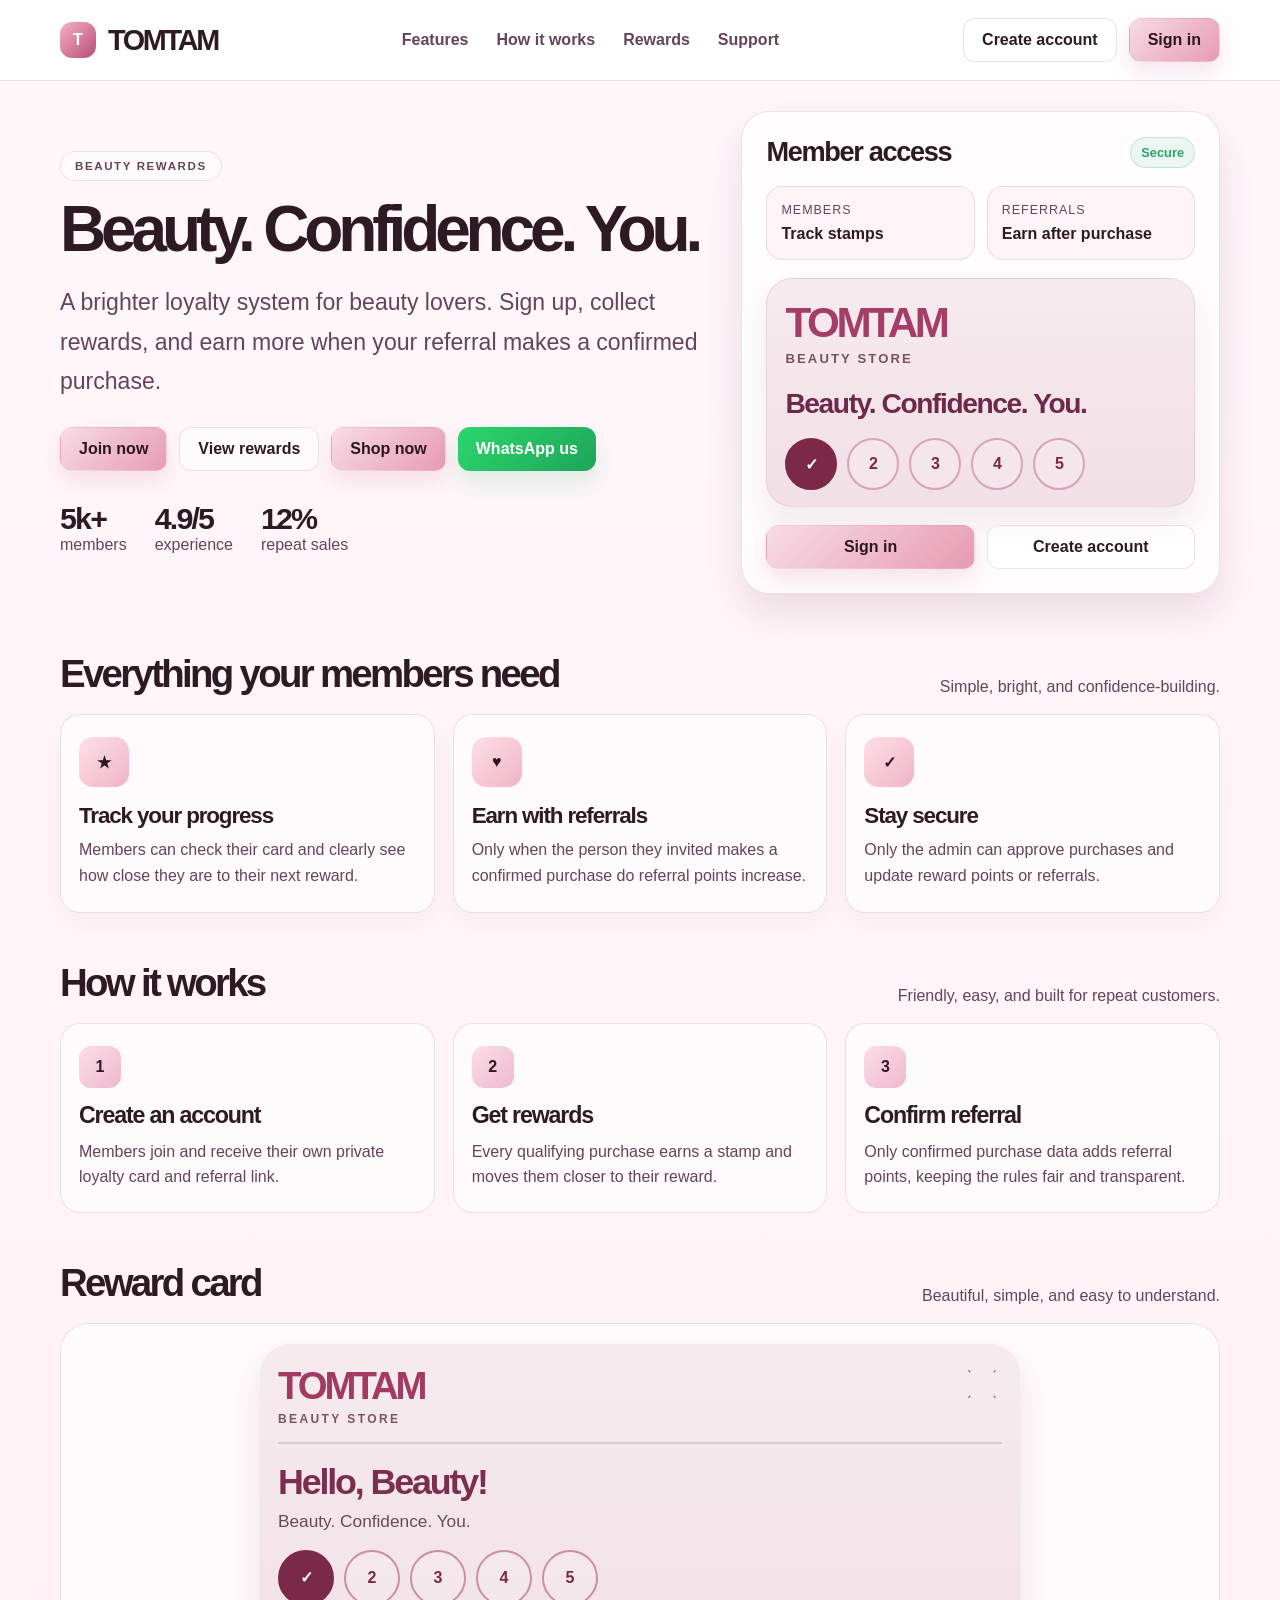
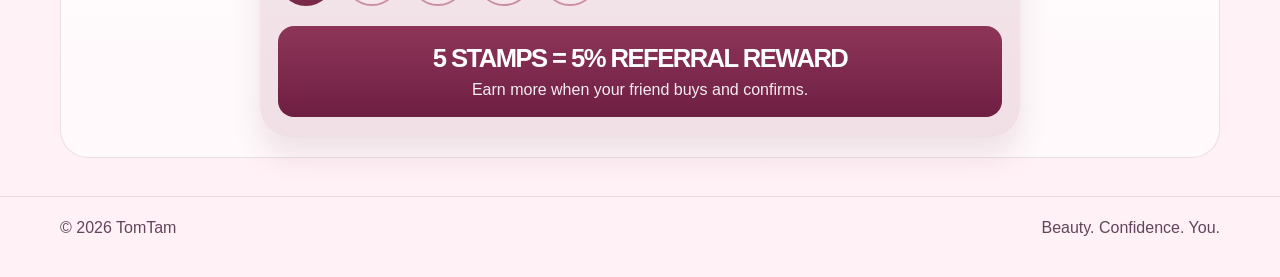
<file: index.html>
<!DOCTYPE html>
<html lang="en">
  <head>
    <meta charset="UTF-8" />
    <meta name="viewport" content="width=device-width, initial-scale=1.0" />
    <title>TomTam Rewards</title>
    <link rel="stylesheet" href="styles.css" />
  </head>
  <body class="page-home" data-page="home">
    <header class="topbar">
      <div class="container nav">
        <div class="brand">
          <div class="brand-mark">T</div>
          <div class="brand-name">TOMTAM</div>
        </div>

        <nav class="nav-links">
          <a href="#features">Features</a>
          <a href="#how-it-works">How it works</a>
          <a href="#rewards">Rewards</a>
          <a href="#support">Support</a>
        </nav>

        <div class="nav-actions">
          <a class="btn secondary" href="signup.html">Create account</a>
          <a class="btn primary" href="signin.html">Sign in</a>
        </div>
      </div>
    </header>

    <main class="container">
      <section class="hero section-space">
        <div class="hero-grid">
          <div>
            <div class="eyebrow">Beauty rewards</div>
            <h1>Beauty. Confidence. You.</h1>
            <p class="lead">
              A brighter loyalty system for beauty lovers. Sign up, collect rewards, and earn more when your referral makes a confirmed purchase.
            </p>

            <div id="homeUserBadge" style="display:none; margin: 12px 0 0; padding: 10px 14px; border: 1px solid rgba(122, 33, 69, 0.15); background: rgba(255,255,255,0.7); border-radius: 12px; color: #7a2145; font-weight: 700; width: fit-content;">
              Welcome back, <span id="homeUserName">member</span>
            </div>

            <div class="hero-actions">
              <a class="btn primary" href="signup.html">Join now</a>
              <a class="btn secondary" href="#rewards">View rewards</a>
              <a class="btn primary" href="https://tomtambeautystore.netlify.app" target="_blank" rel="noopener">Shop now</a>
              <a class="whatsapp-btn" href="https://wa.me/2349052649316?text=Hi%20TomTam%20Beauty%20Store%2C%20I%20want%20more%20information." target="_blank" rel="noopener">WhatsApp us</a>
            </div>

            <div class="stats">
              <div class="stat"><strong>5k+</strong><span>members</span></div>
              <div class="stat"><strong>4.9/5</strong><span>experience</span></div>
              <div class="stat"><strong>12%</strong><span>repeat sales</span></div>
            </div>
          </div>

          <div class="auth-card">
            <div class="auth-header">
              <h3>Member access</h3>
              <span class="badge">Secure</span>
            </div>

            <div class="mini-panel">
              <div class="mini-box">
                <span class="mini-label">Members</span>
                <strong>Track stamps</strong>
              </div>
              <div class="mini-box">
                <span class="mini-label">Referrals</span>
                <strong>Earn after purchase</strong>
              </div>
            </div>

            <div class="card-preview-home">
              <div class="preview-brand">TOMTAM</div>
              <div class="preview-tag">Beauty Store</div>
              <div class="preview-message">Beauty. Confidence. You.</div>
              <div class="stamp-strip">
                <span class="filled">✓</span>
                <span>2</span>
                <span>3</span>
                <span>4</span>
                <span>5</span>
              </div>
            </div>

            <div class="auth-links">
              <a href="signin.html" class="btn primary full">Sign in</a>
              <a href="signup.html" class="btn secondary full">Create account</a>
            </div>
          </div>
        </div>
      </section>

      <section class="section" id="features">
        <div class="section-header">
          <h2>Everything your members need</h2>
          <p>Simple, bright, and confidence-building.</p>
        </div>

        <div class="feature-grid">
          <article class="feature-card">
            <div class="feature-icon">★</div>
            <h3>Track your progress</h3>
            <p>Members can check their card and clearly see how close they are to their next reward.</p>
          </article>

          <article class="feature-card">
            <div class="feature-icon">♥</div>
            <h3>Earn with referrals</h3>
            <p>Only when the person they invited makes a confirmed purchase do referral points increase.</p>
          </article>

          <article class="feature-card">
            <div class="feature-icon">✓</div>
            <h3>Stay secure</h3>
            <p>Only the admin can approve purchases and update reward points or referrals.</p>
          </article>
        </div>
      </section>

      <section class="section" id="how-it-works">
        <div class="section-header">
          <h2>How it works</h2>
          <p>Friendly, easy, and built for repeat customers.</p>
        </div>

        <div class="steps-grid">
          <div class="step-card">
            <div class="step-number">1</div>
            <h3>Create an account</h3>
            <p>Members join and receive their own private loyalty card and referral link.</p>
          </div>

          <div class="step-card">
            <div class="step-number">2</div>
            <h3>Get rewards</h3>
            <p>Every qualifying purchase earns a stamp and moves them closer to their reward.</p>
          </div>

          <div class="step-card">
            <div class="step-number">3</div>
            <h3>Confirm referral</h3>
            <p>Only confirmed purchase data adds referral points, keeping the rules fair and transparent.</p>
          </div>
        </div>
      </section>

      <section class="section" id="rewards">
        <div class="section-header">
          <h2>Reward card</h2>
          <p>Beautiful, simple, and easy to understand.</p>
        </div>

        <div class="dashboard-callout">
          <div class="credit-card-mini">
            <div class="mini-top-row">
              <div>
                <div class="mini-logo">TOMTAM</div>
                <div class="mini-sub">Beauty Store</div>
              </div>
              <div class="mini-spark"></div>
            </div>

            <div class="mini-greeting">Hello, Beauty!</div>
            <div class="mini-subtext">Beauty. Confidence. You.</div>

            <div class="mini-stamps">
              <span class="filled">✓</span>
              <span>2</span>
              <span>3</span>
              <span>4</span>
              <span>5</span>
            </div>

            <div class="mini-banner">
              <strong>5 STAMPS = 5% REFERRAL REWARD</strong>
              <span>Earn more when your friend buys and confirms.</span>
            </div>
          </div>
        </div>
      </section>
    </main>

    <footer class="footer">
      <div class="container footer-row">
        <span>© 2026 TomTam</span>
        <span>Beauty. Confidence. You.</span>
      </div>
    </footer>
  </body>
</html>
</file>
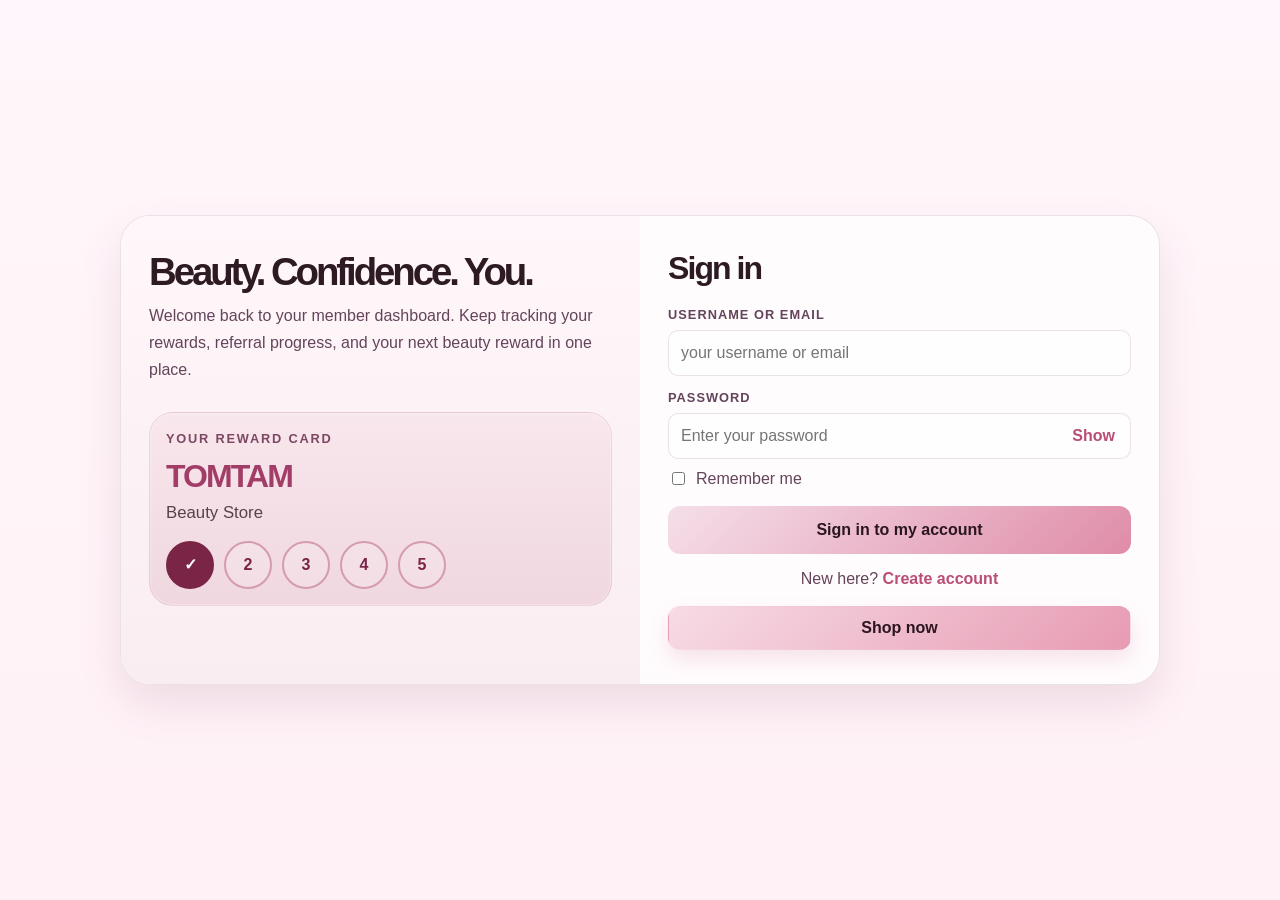
<file: dashboard.html>
<!DOCTYPE html>
<html lang="en">
  <head>
    <meta charset="UTF-8" />
    <meta name="viewport" content="width=device-width, initial-scale=1.0" />
    <title>Dashboard | TomTam Rewards</title>
    <link rel="stylesheet" href="styles.css" />
  </head>
  <body data-page="dashboard">
    <header class="topbar">
      <div class="container nav">
        <div class="brand">
          <div class="brand-mark">T</div>
          <div class="brand-name">TOMTAM</div>
        </div>

        <nav class="nav-links">
          <a href="index.html">Home</a>
          <a href="#dashboard">My rewards</a>
          <a href="#referrals">Referrals</a>
          <a href="#support">Support</a>
        </nav>

        <div class="nav-actions">
          <a class="btn secondary" href="index.html">Log out</a>
        </div>
      </div>
    </header>

    <main class="container dashboard-page">
      <div class="user-header">
        <h1 id="welcomeMessage">Welcome back</h1>
        <span class="mini-pill">Member active</span>
      </div>

      <div class="dashboard-grid">
        <div class="profile-card">
          <div class="profile-top">
            <div>
              <div class="profile-name">TOMTAM</div>
              <div class="profile-sub">Beauty Store</div>
            </div>
            <div class="profile-spark"></div>
          </div>

          <div class="profile-message">Hello, Beauty! <span class="heart">♥</span></div>
          <div class="profile-message" style="margin-top: 8px; font-size: 1.2rem; font-weight: 700; color: rgba(90, 38, 53, 0.85);">Beauty. Confidence. You.</div>

          <div class="profile-stamps">
            <span class="filled">✓</span>
            <span>2</span>
            <span>3</span>
            <span>4</span>
            <span>5</span>
          </div>

          <div class="reward-banner">
            <strong>5 STAMPS = 5% REFERRAL REWARD</strong>
            <span>Your referral reward is issued only after a confirmed purchase.</span>
          </div>
        </div>

        <div class="ref-card" id="referrals">
          <h3>Referral tracker</h3>

          <div class="ref-link-row">
            <input id="referralLink" type="text" value="https://tomtambeautystore.netlify.app/?ref=yourcode" readonly />
            <button class="copy-btn" id="copyButton" type="button">Copy</button>
          </div>

          <div class="ref-code-block">
            Referral code: <strong id="referralCodeValue">TT-USER-0000</strong>
          </div>

          <a class="mini-btn green" href="https://tomtambeautystore.netlify.app" target="_blank" rel="noopener" style="display:inline-block; margin-bottom:16px; text-decoration:none;">Shop to activate referral</a>

          <div class="invite-list" id="inviteList"></div>
        </div>
      </div>

      <div class="summary-card" style="margin-top: 22px;">
        <h3>Overview</h3>
        <div class="summary-grid">
          <div class="summary-box">
            <strong id="stampSummary">1</strong>
            <span>stamps</span>
          </div>
          <div class="summary-box">
            <strong id="refSummary">0</strong>
            <span>confirmed referrals</span>
          </div>
          <div class="summary-box">
            <strong id="statusSummary">Open</strong>
            <span>reward status</span>
          </div>
        </div>
      </div>
    </main>

    <footer class="footer">
      <div class="container footer-row">
        <span>© 2026 TomTam</span>
        <span>Beauty. Confidence. You.</span>
      </div>
      <div class="container" style="margin-top:12px;">
        <a class="whatsapp-btn" href="https://wa.me/2349052649316?text=Hi%20TomTam%20Beauty%20Store%2C%20I%20want%20more%20information." target="_blank" rel="noopener">WhatsApp us</a>
      </div>
    </footer>

    <script src="script.js"></script>
  </body>
</html>
</file>
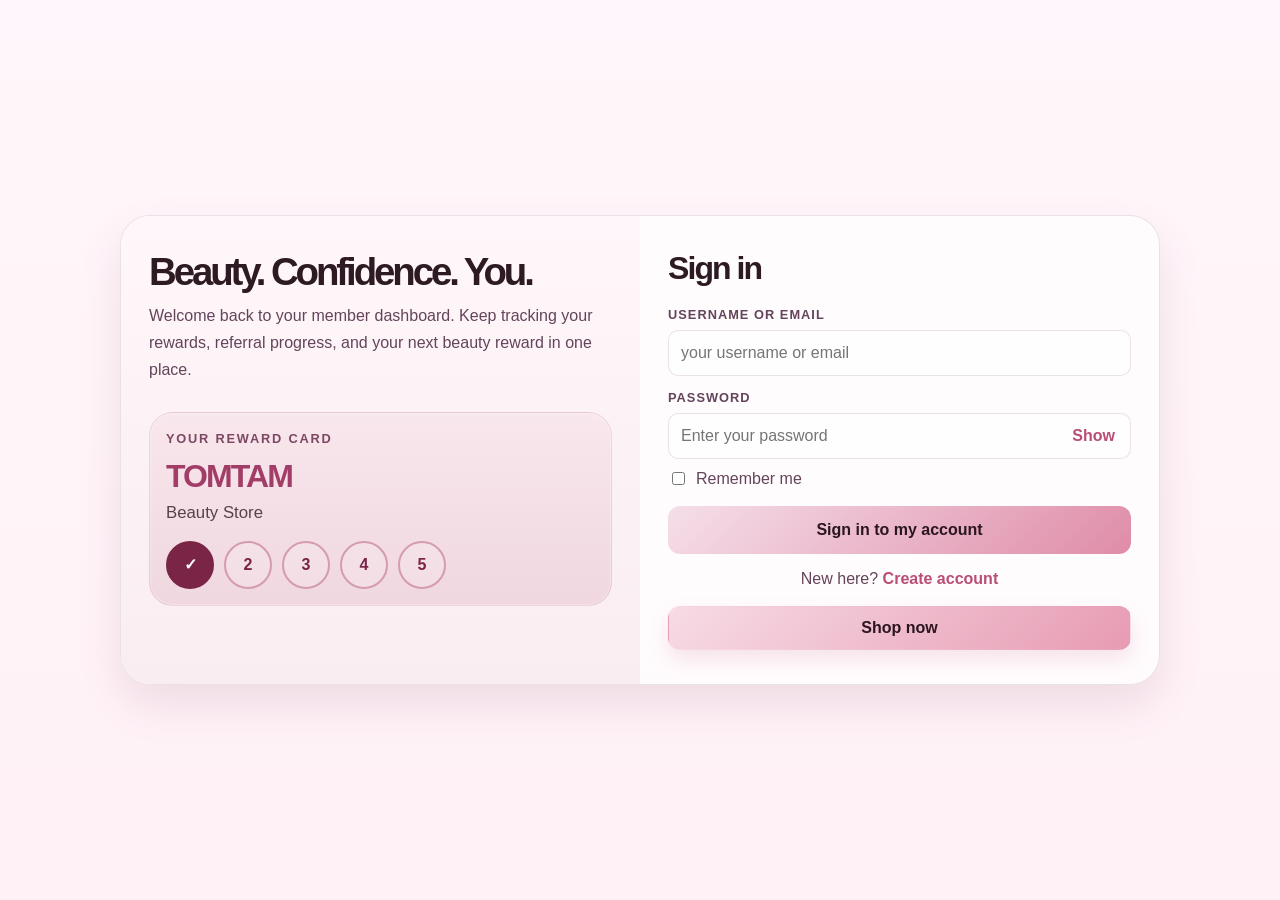
<file: signin.html>
<!DOCTYPE html>
<html lang="en">
  <head>
    <meta charset="UTF-8" />
    <meta name="viewport" content="width=device-width, initial-scale=1.0" />
    <title>Sign in | TomTam Rewards</title>
    <link rel="stylesheet" href="styles.css" />
  </head>
  <body>
    <div class="auth-shell">
      <div class="auth-panel">
        <div class="auth-side">
          <h2>Beauty. Confidence. You.</h2>
          <p>
            Welcome back to your member dashboard. Keep tracking your rewards, referral progress,
            and your next beauty reward in one place.
          </p>

          <div class="card-showcase">
            <div class="title">Your reward card</div>
            <div class="name">TOMTAM</div>
            <div class="note">Beauty Store</div>
            <div class="count">
              <span class="filled">✓</span>
              <span>2</span>
              <span>3</span>
              <span>4</span>
              <span>5</span>
            </div>
          </div>
        </div>

        <div class="auth-form">
          <h3 class="form-title">Sign in</h3>

          <form id="signInForm">
            <div class="form-grid">
              <div class="field-block full-width">
                <label for="username">Username or email</label>
                <input id="username" type="text" placeholder="your username or email" required />
              </div>

              <div class="field-block full-width">
                <label for="password">Password</label>
                <div class="password-wrap">
                  <input id="password" type="password" placeholder="Enter your password" required />
                  <button type="button" class="toggle-password" aria-label="Show password">Show</button>
                </div>
              </div>
            </div>

            <label class="inline-check">
              <input type="checkbox" /> Remember me
            </label>

            <button class="auth-submit" type="submit">Sign in to my account</button>
          </form>

          <div class="switch-copy">New here? <a href="signup.html">Create account</a></div>
          <div style="margin-top: 18px;">
            <a class="btn primary full" href="https://tomtambeautystore.netlify.app" target="_blank" rel="noopener">Shop now</a>
          </div>
        </div>
      </div>
    </div>

    <script src="script.js"></script>
  </body>
</html>
</file>
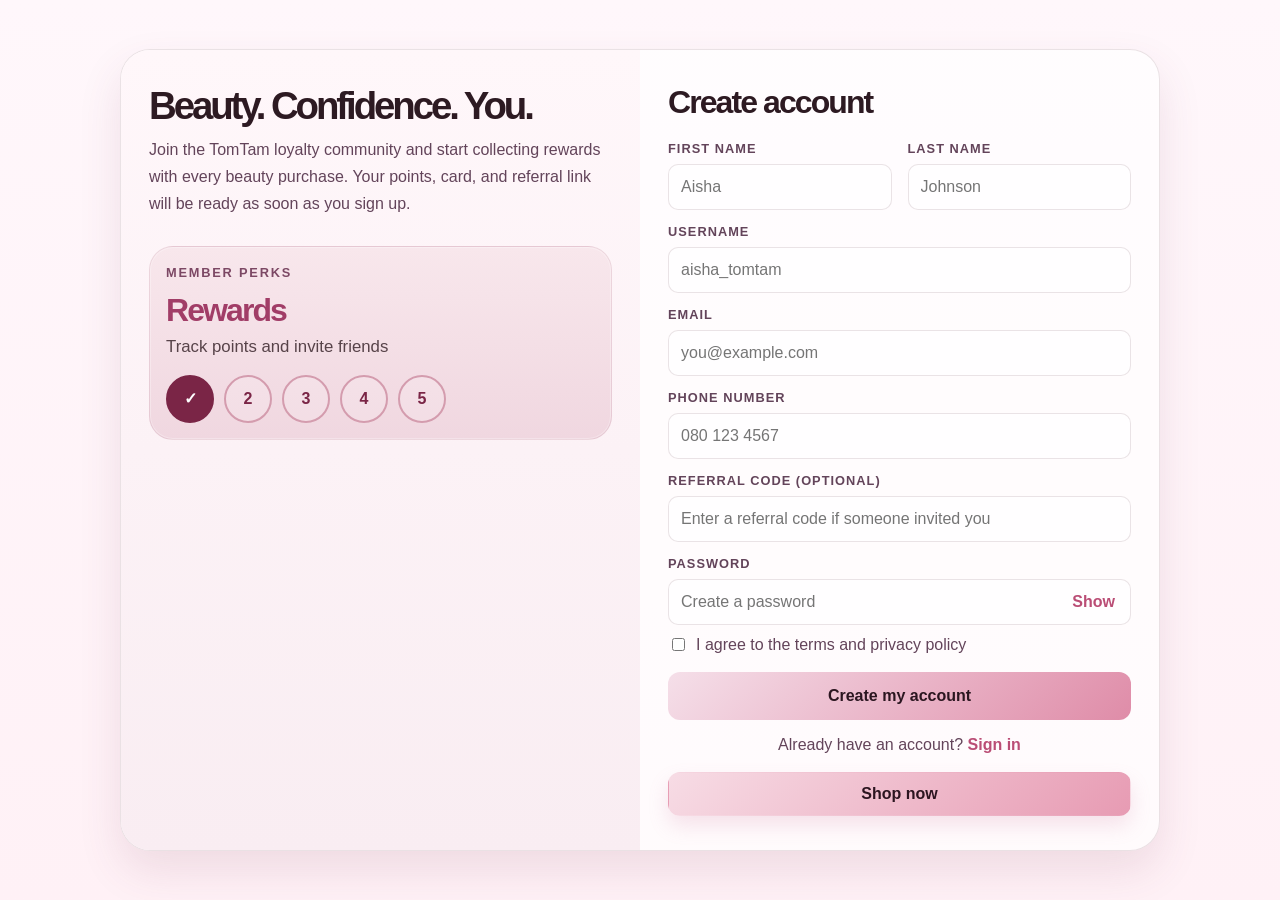
<file: signup.html>
<!DOCTYPE html>
<html lang="en">
  <head>
    <meta charset="UTF-8" />
    <meta name="viewport" content="width=device-width, initial-scale=1.0" />
    <title>Create account | TomTam Rewards</title>
    <link rel="stylesheet" href="styles.css" />
  </head>
  <body>
    <div class="auth-shell">
      <div class="auth-panel">
        <div class="auth-side">
          <h2>Beauty. Confidence. You.</h2>
          <p>
            Join the TomTam loyalty community and start collecting rewards with every beauty purchase.
            Your points, card, and referral link will be ready as soon as you sign up.
          </p>

          <div class="card-showcase">
            <div class="title">Member perks</div>
            <div class="name">Rewards</div>
            <div class="note">Track points and invite friends</div>
            <div class="count">
              <span class="filled">✓</span>
              <span>2</span>
              <span>3</span>
              <span>4</span>
              <span>5</span>
            </div>
          </div>
        </div>

        <div class="auth-form">
          <h3 class="form-title">Create account</h3>

          <form id="signUpForm">
            <div class="form-grid">
              <div class="field-block">
                <label for="firstName">First name</label>
                <input id="firstName" type="text" placeholder="Aisha" required />
              </div>

              <div class="field-block">
                <label for="lastName">Last name</label>
                <input id="lastName" type="text" placeholder="Johnson" required />
              </div>

              <div class="field-block full-width">
                <label for="username">Username</label>
                <input id="username" type="text" placeholder="aisha_tomtam" required />
              </div>

              <div class="field-block full-width">
                <label for="email">Email</label>
                <input id="email" type="email" placeholder="you@example.com" required />
              </div>

              <div class="field-block full-width">
                <label for="phone">Phone number</label>
                <input id="phone" type="tel" placeholder="080 123 4567" required />
              </div>

              <div class="field-block full-width">
                <label for="referralCode">Referral code (optional)</label>
                <input id="referralCode" type="text" placeholder="Enter a referral code if someone invited you" />
              </div>

              <div class="field-block full-width">
                <label for="password">Password</label>
                <div class="password-wrap">
                  <input id="password" type="password" placeholder="Create a password" required />
                  <button type="button" class="toggle-password" aria-label="Show password">Show</button>
                </div>
              </div>
            </div>

            <label class="inline-check">
              <input type="checkbox" required /> I agree to the terms and privacy policy
            </label>

            <button class="auth-submit" type="submit">Create my account</button>
          </form>

          <div class="switch-copy">Already have an account? <a href="signin.html">Sign in</a></div>
          <div style="margin-top: 18px;">
            <a class="btn primary full" href="https://tomtambeautystore.netlify.app" target="_blank" rel="noopener">Shop now</a>
          </div>
        </div>
      </div>
    </div>

    <script src="script.js"></script>
  </body>
</html>
</file>
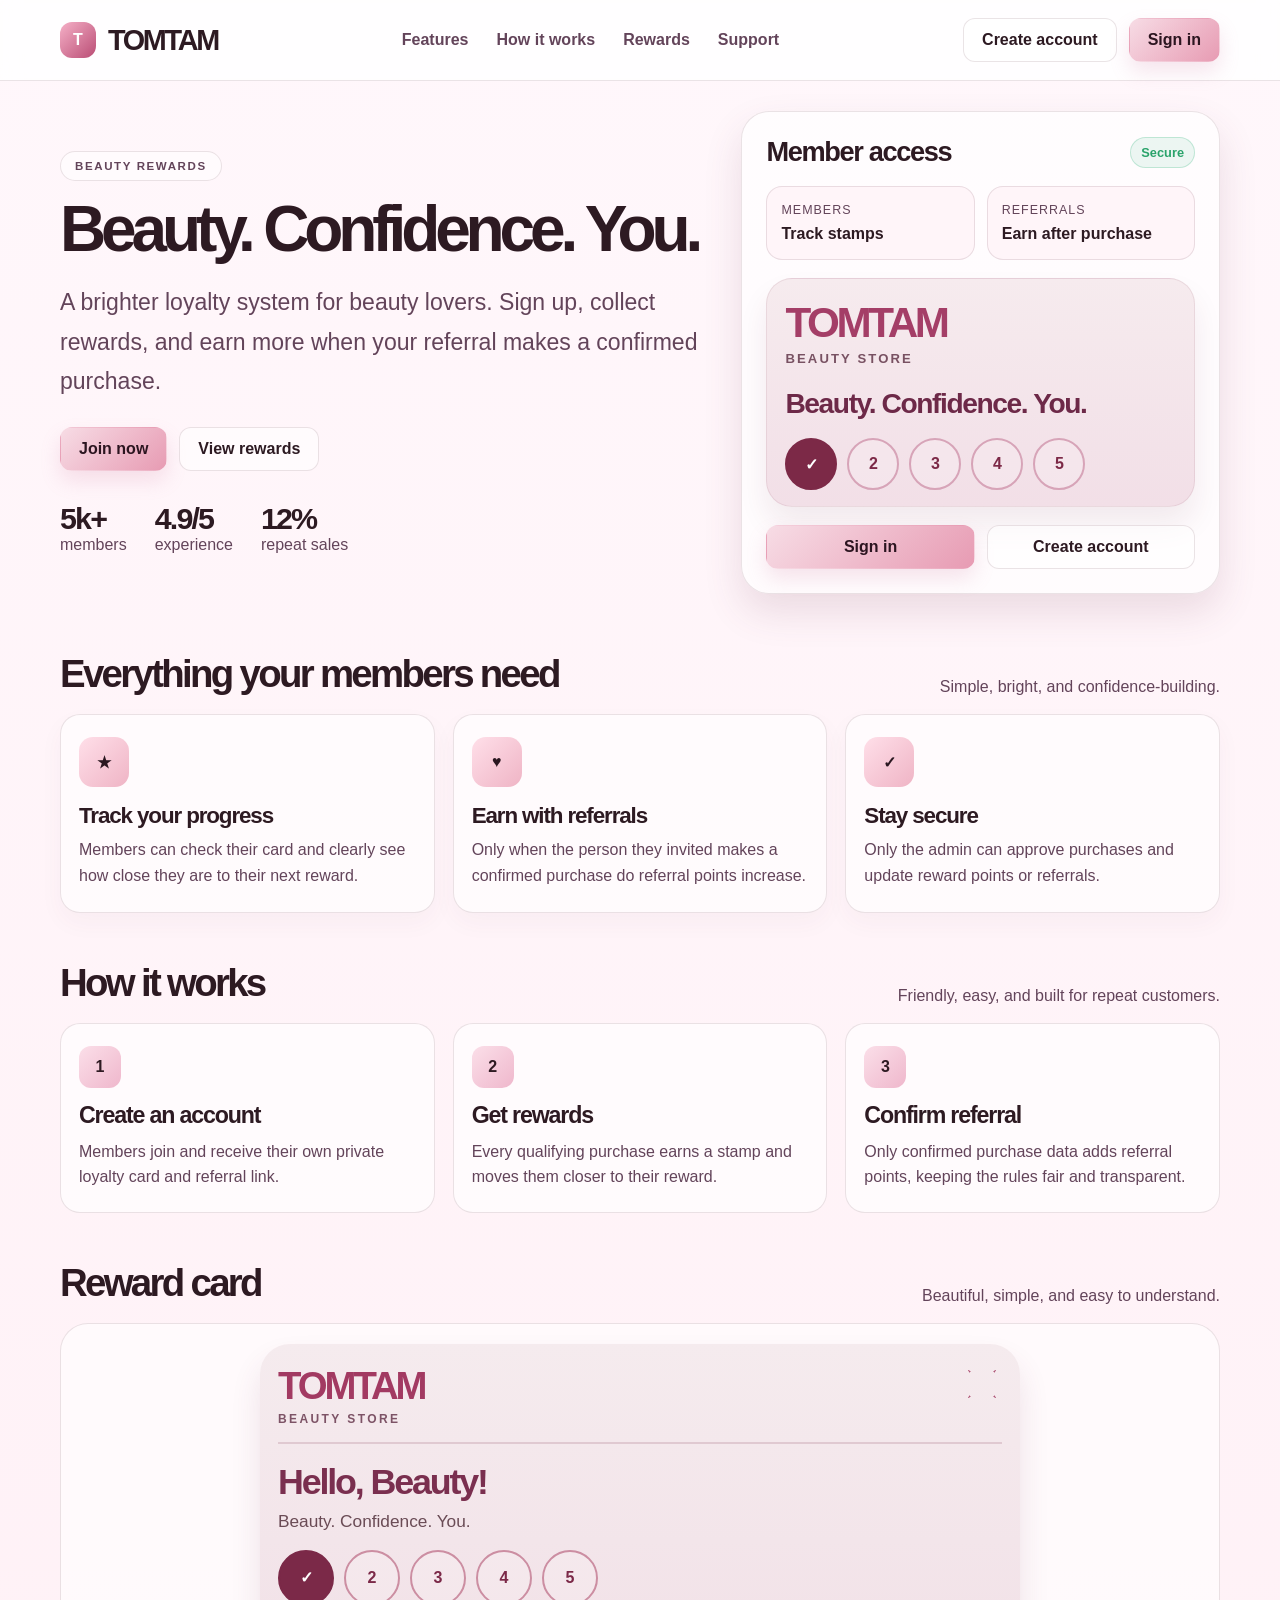
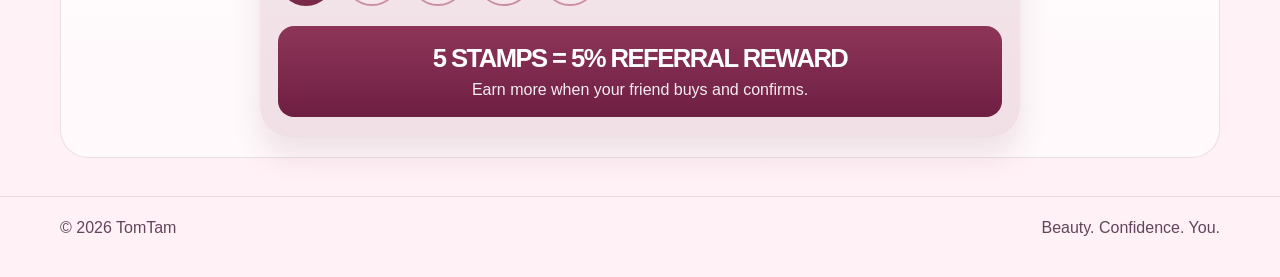
<file: work1.html>
<!DOCTYPE html>
<html lang="en">
  <head>
    <meta charset="UTF-8" />
    <meta name="viewport" content="width=device-width, initial-scale=1.0" />
    <title>TomTam Rewards</title>
    <link rel="stylesheet" href="styles.css" />
  </head>
  <body class="page-home">
    <header class="topbar">
      <div class="container nav">
        <div class="brand">
          <div class="brand-mark">T</div>
          <div class="brand-name">TOMTAM</div>
        </div>

        <nav class="nav-links">
          <a href="#features">Features</a>
          <a href="#how-it-works">How it works</a>
          <a href="#rewards">Rewards</a>
          <a href="#support">Support</a>
        </nav>

        <div class="nav-actions">
          <a class="btn secondary" href="signup.html">Create account</a>
          <a class="btn primary" href="signin.html">Sign in</a>
        </div>
      </div>
    </header>

    <main class="container">
      <section class="hero section-space">
        <div class="hero-grid">
          <div>
            <div class="eyebrow">Beauty rewards</div>
            <h1>Beauty. Confidence. You.</h1>
            <p class="lead">
              A brighter loyalty system for beauty lovers. Sign up, collect rewards, and earn more when your referral makes a confirmed purchase.
            </p>

            <div class="hero-actions">
              <a class="btn primary" href="signup.html">Join now</a>
              <a class="btn secondary" href="#rewards">View rewards</a>
            </div>

            <div class="stats">
              <div class="stat"><strong>5k+</strong><span>members</span></div>
              <div class="stat"><strong>4.9/5</strong><span>experience</span></div>
              <div class="stat"><strong>12%</strong><span>repeat sales</span></div>
            </div>
          </div>

          <div class="auth-card">
            <div class="auth-header">
              <h3>Member access</h3>
              <span class="badge">Secure</span>
            </div>

            <div class="mini-panel">
              <div class="mini-box">
                <span class="mini-label">Members</span>
                <strong>Track stamps</strong>
              </div>
              <div class="mini-box">
                <span class="mini-label">Referrals</span>
                <strong>Earn after purchase</strong>
              </div>
            </div>

            <div class="card-preview-home">
              <div class="preview-brand">TOMTAM</div>
              <div class="preview-tag">Beauty Store</div>
              <div class="preview-message">Beauty. Confidence. You.</div>
              <div class="stamp-strip">
                <span class="filled">✓</span>
                <span>2</span>
                <span>3</span>
                <span>4</span>
                <span>5</span>
              </div>
            </div>

            <div class="auth-links">
              <a href="signin.html" class="btn primary full">Sign in</a>
              <a href="signup.html" class="btn secondary full">Create account</a>
            </div>
          </div>
        </div>
      </section>

      <section class="section" id="features">
        <div class="section-header">
          <h2>Everything your members need</h2>
          <p>Simple, bright, and confidence-building.</p>
        </div>

        <div class="feature-grid">
          <article class="feature-card">
            <div class="feature-icon">★</div>
            <h3>Track your progress</h3>
            <p>Members can check their card and clearly see how close they are to their next reward.</p>
          </article>

          <article class="feature-card">
            <div class="feature-icon">♥</div>
            <h3>Earn with referrals</h3>
            <p>Only when the person they invited makes a confirmed purchase do referral points increase.</p>
          </article>

          <article class="feature-card">
            <div class="feature-icon">✓</div>
            <h3>Stay secure</h3>
            <p>Only the admin can approve purchases and update reward points or referrals.</p>
          </article>
        </div>
      </section>

      <section class="section" id="how-it-works">
        <div class="section-header">
          <h2>How it works</h2>
          <p>Friendly, easy, and built for repeat customers.</p>
        </div>

        <div class="steps-grid">
          <div class="step-card">
            <div class="step-number">1</div>
            <h3>Create an account</h3>
            <p>Members join and receive their own private loyalty card and referral link.</p>
          </div>

          <div class="step-card">
            <div class="step-number">2</div>
            <h3>Get rewards</h3>
            <p>Every qualifying purchase earns a stamp and moves them closer to their reward.</p>
          </div>

          <div class="step-card">
            <div class="step-number">3</div>
            <h3>Confirm referral</h3>
            <p>Only confirmed purchase data adds referral points, keeping the rules fair and transparent.</p>
          </div>
        </div>
      </section>

      <section class="section" id="rewards">
        <div class="section-header">
          <h2>Reward card</h2>
          <p>Beautiful, simple, and easy to understand.</p>
        </div>

        <div class="dashboard-callout">
          <div class="credit-card-mini">
            <div class="mini-top-row">
              <div>
                <div class="mini-logo">TOMTAM</div>
                <div class="mini-sub">Beauty Store</div>
              </div>
              <div class="mini-spark"></div>
            </div>

            <div class="mini-greeting">Hello, Beauty!</div>
            <div class="mini-subtext">Beauty. Confidence. You.</div>

            <div class="mini-stamps">
              <span class="filled">✓</span>
              <span>2</span>
              <span>3</span>
              <span>4</span>
              <span>5</span>
            </div>

            <div class="mini-banner">
              <strong>5 STAMPS = 5% REFERRAL REWARD</strong>
              <span>Earn more when your friend buys and confirms.</span>
            </div>
          </div>
        </div>
      </section>
    </main>

    <footer class="footer">
      <div class="container footer-row">
        <span>© 2026 TomTam</span>
        <span>Beauty. Confidence. You.</span>
      </div>
    </footer>
  </body>
</html>
</file>
<file: styles.css>
:root {
  --bg: #fff7fb;
  --bg-2: #fff1f6;
  --panel: #ffffff;
  --panel-2: #fff5f9;
  --rose-1: #ffe5ef;
  --rose-2: #ffc7d8;
  --rose-3: #f5b0c7;
  --rose-4: #e68cb0;
  --rose-5: #ba4d75;
  --rose-6: #7d2147;
  --text: #2d1a22;
  --muted: #63445a;
  --dark: #120d11;
  --line: rgba(85, 33, 50, 0.12);
  --shadow: rgba(116, 58, 82, 0.14);
  --green: #67c69d;
  --success: #2aa36b;
}

* { box-sizing: border-box; }
html { scroll-behavior: smooth; }
body {
  margin: 0;
  min-height: 100vh;
  background: linear-gradient(180deg, var(--bg) 0%, var(--bg-2) 100%);
  color: var(--text);
  font-family: "Segoe UI", Arial, sans-serif;
}

a { text-decoration: none; }
button, input { font: inherit; }

.container {
  width: min(1160px, calc(100% - 28px));
  margin: 0 auto;
}

.topbar {
  position: sticky;
  top: 0;
  z-index: 10;
  background: rgba(255,255,255,0.82);
  backdrop-filter: blur(10px);
  border-bottom: 1px solid var(--line);
}

.nav {
  display: flex;
  align-items: center;
  justify-content: space-between;
  padding: 18px 0;
}

.brand {
  display: flex;
  align-items: center;
  gap: 12px;
}

.brand-mark {
  width: 36px;
  height: 36px;
  border-radius: 12px;
  display: grid;
  place-items: center;
  background: linear-gradient(135deg, var(--rose-3), var(--rose-5));
  color: white;
  font-weight: 900;
}

.brand-name {
  font-size: 1.8rem;
  font-weight: 900;
  letter-spacing: -0.08em;
}

.nav-links {
  display: flex;
  align-items: center;
  gap: 28px;
  color: var(--muted);
  font-weight: 600;
}

.nav-links a {
  color: inherit;
}

.nav-actions {
  display: flex;
  align-items: center;
  gap: 12px;
}

.btn {
  display: inline-flex;
  align-items: center;
  justify-content: center;
  padding: 12px 18px;
  border-radius: 12px;
  font-weight: 700;
  border: 1px solid transparent;
  cursor: pointer;
  transition: 0.2s ease;
}

.btn:hover { transform: translateY(-1px); }

.btn.primary {
  background: linear-gradient(135deg, #f7dce5, #e79bb3);
  color: #2c1520;
  box-shadow: 0 10px 20px rgba(204, 115, 156, 0.18);
}

.btn.secondary {
  background: rgba(255,255,255,0.56);
  border-color: var(--line);
  color: var(--text);
}

.full { width: 100%; }

.hero {
  padding: 48px 0 18px;
}

.hero-grid {
  display: grid;
  grid-template-columns: 1.15fr 0.85fr;
  gap: 34px;
  align-items: center;
}

.eyebrow {
  display: inline-flex;
  padding: 8px 14px;
  border-radius: 999px;
  background: rgba(255,255,255,0.55);
  border: 1px solid var(--line);
  font-size: 0.72rem;
  letter-spacing: 0.14em;
  text-transform: uppercase;
  color: var(--muted);
  font-weight: 800;
}

h1 {
  margin: 18px 0 14px;
  font-size: clamp(2.8rem, 5vw, 5.2rem);
  letter-spacing: -0.08em;
  line-height: 0.96;
  font-weight: 900;
}

.lead {
  font-size: clamp(1.08rem, 1.8vw, 1.45rem);
  line-height: 1.7;
  color: var(--muted);
  max-width: 640px;
}

.hero-actions {
  margin-top: 26px;
  display: flex;
  gap: 12px;
  flex-wrap: wrap;
}

.stats {
  margin-top: 30px;
  display: flex;
  gap: 28px;
  flex-wrap: wrap;
}

.stat strong {
  display: block;
  font-size: 1.9rem;
  letter-spacing: -0.06em;
}

.stat span {
  color: var(--muted);
}

.auth-card {
  background: rgba(255,255,255,0.7);
  border: 1px solid var(--line);
  border-radius: 28px;
  box-shadow: 0 18px 38px var(--shadow);
  padding: 24px;
}

.auth-header {
  display: flex;
  justify-content: space-between;
  align-items: center;
  margin-bottom: 18px;
}

.auth-header h3 {
  margin: 0;
  font-size: 1.7rem;
  letter-spacing: -0.05em;
}

.badge {
  display: inline-flex;
  align-items: center;
  justify-content: center;
  border-radius: 999px;
  padding: 7px 10px;
  background: rgba(103,198,157,0.12);
  border: 1px solid rgba(103,198,157,0.35);
  color: var(--success);
  font-weight: 700;
  font-size: 0.8rem;
}

.mini-panel {
  display: grid;
  grid-template-columns: 1fr 1fr;
  gap: 12px;
  margin-bottom: 18px;
}

.mini-box {
  background: var(--panel-2);
  border: 1px solid var(--line);
  border-radius: 16px;
  padding: 16px 14px;
}

.mini-label {
  display: block;
  color: var(--muted);
  font-size: 0.78rem;
  text-transform: uppercase;
  letter-spacing: 0.08em;
}

.mini-box strong {
  display: block;
  margin-top: 8px;
  font-size: 1rem;
}

.card-preview-home {
  background: linear-gradient(180deg, #f6ebee, #f2dfe7);
  border: 1px solid rgba(128, 61, 84, 0.1);
  border-radius: 26px;
  padding: 20px 18px 16px;
  color: var(--text);
  box-shadow: 0 18px 30px rgba(94, 27, 47, 0.08);
}

.preview-brand {
  font-size: clamp(2rem, 3.3vw, 3rem);
  letter-spacing: -0.08em;
  font-weight: 900;
  color: #a43e67;
}

.preview-tag {
  margin-top: 4px;
  color: #785162;
  letter-spacing: 0.16em;
  text-transform: uppercase;
  font-size: 0.82rem;
  font-weight: 700;
}

.preview-message {
  margin-top: 22px;
  font-size: clamp(1.6rem, 2.2vw, 2.3rem);
  font-weight: 800;
  letter-spacing: -0.05em;
  color: #6d2948;
}

.stamp-strip {
  margin-top: 18px;
  display: flex;
  gap: 10px;
  flex-wrap: wrap;
}

.stamp-strip span {
  width: 52px;
  height: 52px;
  border-radius: 50%;
  display: grid;
  place-items: center;
  font-weight: 800;
  border: 2px solid #d7a4b8;
  background: rgba(255,255,255,0.15);
  color: #7c2947;
}

.stamp-strip .filled {
  background: #7c2947;
  border-color: #7c2947;
  color: white;
}

.auth-links {
  margin-top: 18px;
  display: grid;
  grid-template-columns: 1fr 1fr;
  gap: 12px;
}

.section {
  padding: 40px 0 8px;
}

.section-space { padding-top: 30px; }

.section-header {
  display: flex;
  justify-content: space-between;
  align-items: end;
  gap: 20px;
  margin-bottom: 18px;
}

.section-header h2 {
  margin: 0;
  font-size: clamp(2rem, 3vw, 3.2rem);
  letter-spacing: -0.07em;
}

.section-header p {
  margin: 0;
  color: var(--muted);
}

.feature-grid {
  display: grid;
  grid-template-columns: repeat(3, minmax(0, 1fr));
  gap: 18px;
}

.feature-card {
  background: rgba(255,255,255,0.62);
  border: 1px solid var(--line);
  border-radius: 20px;
  padding: 22px 18px;
  box-shadow: 0 10px 24px rgba(99, 54, 71, 0.04);
}

.feature-icon {
  width: 50px;
  height: 50px;
  display: grid;
  place-items: center;
  font-weight: 900;
  border-radius: 14px;
  background: linear-gradient(135deg, #ffdfe9, #efb4c5);
  color: #2a1720;
  margin-bottom: 16px;
}

.feature-card h3 {
  margin: 0 0 8px;
  font-size: 1.4rem;
  letter-spacing: -0.05em;
}

.feature-card p {
  margin: 0;
  line-height: 1.65;
  color: var(--muted);
}

.steps-grid {
  display: grid;
  grid-template-columns: repeat(3, minmax(0, 1fr));
  gap: 18px;
}

.step-card {
  background: rgba(255,255,255,0.65);
  border: 1px solid var(--line);
  border-radius: 20px;
  padding: 22px 18px;
}

.step-number {
  width: 42px;
  height: 42px;
  border-radius: 12px;
  display: grid;
  place-items: center;
  background: linear-gradient(135deg, #fbdfe9, #efb7cc);
  color: #2e1a22;
  font-weight: 900;
  margin-bottom: 14px;
}

.step-card h3 {
  margin: 0 0 10px;
  font-size: 1.45rem;
  letter-spacing: -0.05em;
}

.step-card p {
  margin: 0;
  line-height: 1.6;
  color: var(--muted);
}

.dashboard-callout {
  background: rgba(255,255,255,0.6);
  border: 1px solid var(--line);
  border-radius: 28px;
  padding: 20px;
}

.credit-card-mini {
  max-width: 760px;
  margin: 0 auto;
  background: linear-gradient(180deg, #f5ebee, #f1dfe6);
  border-radius: 30px;
  padding: 20px 18px;
  box-shadow: 0 18px 30px rgba(119, 52, 81, 0.12);
  color: var(--text);
}

.mini-top-row {
  display: flex;
  justify-content: space-between;
  align-items: flex-start;
  padding-bottom: 16px;
  border-bottom: 2px solid rgba(146, 74, 101, 0.2);
}

.mini-logo {
  font-size: clamp(2rem, 3vw, 3.1rem);
  letter-spacing: -0.08em;
  font-weight: 900;
  color: #a23a62;
}

.mini-sub {
  margin-top: 4px;
  color: #7d5366;
  letter-spacing: 0.2em;
  text-transform: uppercase;
  font-size: 0.75rem;
  font-weight: 700;
}

.mini-spark {
  width: 40px;
  height: 40px;
  position: relative;
  transform: rotate(45deg);
}

.mini-spark::before,
.mini-spark::after {
  content: "";
  position: absolute;
  inset: 0;
  border-radius: 10px;
  border: 3px solid #af5677;
  clip-path: polygon(50% 0%, 60% 40%, 100% 50%, 60% 60%, 50% 100%, 40% 60%, 0 50%, 40% 40%);
}

.mini-greeting {
  margin-top: 18px;
  font-size: clamp(2rem, 2.8vw, 2.8rem);
  letter-spacing: -0.06em;
  font-weight: 800;
  color: #7a2f4f;
}

.mini-subtext {
  margin-top: 8px;
  font-size: 1.08rem;
  color: rgba(71, 36, 47, 0.8);
}

.mini-stamps {
  display: flex;
  gap: 10px;
  margin-top: 18px;
  flex-wrap: wrap;
}

.mini-stamps span {
  width: 56px;
  height: 56px;
  display: grid;
  place-items: center;
  border-radius: 50%;
  border: 2px solid #cc8ea2;
  background: rgba(255,255,255,0.15);
  color: #7b2948;
  font-weight: 800;
}

.mini-stamps .filled {
  background: #7b2948;
  border-color: #7b2948;
  color: white;
}

.mini-banner {
  margin-top: 20px;
  border-radius: 16px;
  background: linear-gradient(180deg, #8d3559, #6e1f42);
  color: white;
  text-align: center;
  padding: 18px 12px;
}

.mini-banner strong {
  display: block;
  font-size: clamp(1.1rem, 2vw, 2rem);
  letter-spacing: -0.06em;
}

.mini-banner span {
  display: block;
  margin-top: 8px;
  opacity: 0.92;
}

.footer {
  border-top: 1px solid var(--line);
  padding: 22px 0 40px;
  margin-top: 30px;
  color: var(--muted);
}

.footer-row {
  display: flex;
  justify-content: space-between;
  gap: 12px;
  flex-wrap: wrap;
}

.auth-shell {
  min-height: 100vh;
  display: grid;
  place-items: center;
  padding: 26px 14px;
}

.auth-panel {
  width: min(1040px, 100%);
  background: rgba(255,255,255,0.7);
  border: 1px solid var(--line);
  border-radius: 30px;
  box-shadow: 0 20px 44px rgba(125, 60, 88, 0.12);
  display: grid;
  grid-template-columns: 1fr 1fr;
  overflow: hidden;
}

.auth-side {
  background: linear-gradient(180deg, #fff7fa, #f9edf2);
  padding: 34px 28px;
}

.auth-side h2 {
  margin: 0 0 8px;
  font-size: clamp(2.2rem, 3vw, 3.5rem);
  letter-spacing: -0.08em;
}

.auth-side p {
  margin: 0;
  color: var(--muted);
  line-height: 1.7;
}

.auth-form {
  padding: 34px 28px;
}

.form-title {
  margin: 0 0 20px;
  font-size: 2rem;
  letter-spacing: -0.06em;
}

.form-grid {
  display: grid;
  grid-template-columns: 1fr 1fr;
  gap: 14px 16px;
}

.field-block {
  display: flex;
  flex-direction: column;
  gap: 8px;
}

.field-block label {
  font-size: 0.8rem;
  text-transform: uppercase;
  letter-spacing: 0.08em;
  color: var(--muted);
  font-weight: 700;
}

.field-block input {
  width: 100%;
  padding: 13px 12px;
  border-radius: 10px;
  border: 1px solid var(--line);
  background: rgba(255,255,255,0.7);
  color: var(--text);
}

.password-wrap {
  position: relative;
  display: flex;
  align-items: center;
}

.password-wrap input {
  padding-right: 74px;
}

.toggle-password {
  position: absolute;
  right: 10px;
  border: none;
  background: transparent;
  color: var(--rose-5);
  font-weight: 700;
  cursor: pointer;
}

.full-width {
  grid-column: 1 / -1;
}

.inline-check {
  margin-top: 10px;
  display: flex;
  align-items: center;
  gap: 8px;
  color: var(--muted);
}

.inline-check input { accent-color: var(--rose-5); }

.auth-submit {
  margin-top: 18px;
  width: 100%;
  padding: 15px 14px;
  border: none;
  background: linear-gradient(135deg, #f5dfe9, #df8ca8);
  color: #2b1620;
  font-weight: 800;
  border-radius: 12px;
  cursor: pointer;
}

.switch-copy {
  margin-top: 16px;
  text-align: center;
  color: var(--muted);
}

.switch-copy a {
  color: var(--rose-5);
  font-weight: 700;
}

.card-showcase {
  margin-top: 28px;
  background: linear-gradient(180deg, #f8e7ec, #f0d7e0);
  border: 1px solid rgba(141, 69, 100, 0.1);
  border-radius: 24px;
  padding: 18px 16px 16px;
  box-shadow: inset 0 0 0 1px rgba(255,255,255,0.28);
}

.card-showcase .title {
  font-size: 0.8rem;
  text-transform: uppercase;
  letter-spacing: 0.14em;
  color: #7c4864;
  font-weight: 700;
}

.card-showcase .name {
  margin-top: 12px;
  font-size: 2rem;
  letter-spacing: -0.06em;
  font-weight: 900;
  color: #a13d67;
}

.card-showcase .note {
  margin-top: 8px;
  color: rgba(48, 27, 34, 0.8);
  font-size: 1.05rem;
}

.card-showcase .count {
  margin-top: 18px;
  display: flex;
  gap: 10px;
  flex-wrap: wrap;
}

.card-showcase .count span {
  width: 48px;
  height: 48px;
  display: grid;
  place-items: center;
  border-radius: 50%;
  border: 2px solid #d49cae;
  background: rgba(255,255,255,0.14);
  color: #7a2546;
  font-weight: 800;
}

.card-showcase .count .filled {
  background: #7a2546;
  border-color: #7a2546;
  color: white;
}

.dashboard-page {
  padding: 46px 0 28px;
}

.user-header {
  display: flex;
  justify-content: space-between;
  align-items: center;
  gap: 16px;
  margin-bottom: 24px;
}

.user-header h1 {
  margin: 0;
  font-size: clamp(2.2rem, 3vw, 3.4rem);
}

.mini-pill {
  padding: 8px 12px;
  border-radius: 999px;
  background: rgba(103,198,157,0.12);
  border: 1px solid rgba(103,198,157,0.3);
  color: var(--success);
  font-weight: 700;
}

.dashboard-grid {
  display: grid;
  grid-template-columns: 1.1fr 0.9fr;
  gap: 22px;
}

.profile-card,
.ref-card,
.summary-card {
  background: rgba(255,255,255,0.68);
  border: 1px solid var(--line);
  border-radius: 24px;
  padding: 22px;
  box-shadow: 0 12px 28px rgba(118, 62, 84, 0.08);
}

.profile-card {
  background: linear-gradient(180deg, #f7edf1, #f2dfe5);
}

.profile-top {
  display: flex;
  justify-content: space-between;
  align-items: flex-start;
  gap: 14px;
  padding-bottom: 16px;
  border-bottom: 2px solid rgba(125, 54, 82, 0.16);
}

.profile-name {
  font-size: clamp(2.1rem, 3vw, 3.3rem);
  font-weight: 900;
  letter-spacing: -0.08em;
  color: #9b3e67;
}

.profile-sub {
  margin-top: 5px;
  color: #7d5065;
  letter-spacing: 0.12em;
  text-transform: uppercase;
  font-size: 0.8rem;
  font-weight: 700;
}

.profile-spark {
  width: 40px;
  height: 40px;
  position: relative;
  transform: rotate(45deg);
}

.profile-spark::before,
.profile-spark::after {
  content: "";
  position: absolute;
  inset: 0;
  border-radius: 10px;
  border: 3px solid #b35c7a;
  clip-path: polygon(50% 0%, 60% 40%, 100% 50%, 60% 60%, 50% 100%, 40% 60%, 0 50%, 40% 40%);
}

.profile-message {
  margin-top: 18px;
  font-size: clamp(1.8rem, 2.4vw, 2.7rem);
  letter-spacing: -0.06em;
  font-weight: 800;
  color: #7b2e4b;
}

.profile-message .heart { color: #ff519b; }

.profile-stamps {
  margin-top: 18px;
  display: flex;
  gap: 10px;
  flex-wrap: wrap;
}

.profile-stamps span {
  width: 58px;
  height: 58px;
  display: grid;
  place-items: center;
  border-radius: 50%;
  background: rgba(255,255,255,0.15);
  border: 2px solid #d49bae;
  color: #7b2648;
  font-weight: 800;
}

.profile-stamps .filled {
  background: #7b2648;
  border-color: #7b2648;
  color: white;
}

.reward-banner {
  margin-top: 20px;
  background: linear-gradient(180deg, #8d3559, #6e1f42);
  border-radius: 16px;
  text-align: center;
  color: white;
  padding: 18px 12px;
}

.reward-banner strong {
  display: block;
  font-size: clamp(1.2rem, 2vw, 2.2rem);
  letter-spacing: -0.06em;
}

.reward-banner span {
  display: block;
  margin-top: 8px;
  opacity: 0.9;
}

.ref-card h3,
.summary-card h3 {
  margin: 0 0 16px;
  font-size: 1.4rem;
  letter-spacing: -0.05em;
}

.ref-link-row {
  display: flex;
  gap: 8px;
  margin-bottom: 16px;
}

.ref-link-row input {
  flex: 1;
  padding: 11px 12px;
  border: 1px solid var(--line);
  background: rgba(255,255,255,0.7);
  border-radius: 10px;
  color: var(--text);
}

.copy-btn {
  border: 1px solid var(--line);
  background: rgba(255,255,255,0.7);
  color: var(--text);
  border-radius: 10px;
  padding: 10px 12px;
  font-weight: 700;
  cursor: pointer;
}

.ref-code-block {
  margin-bottom: 16px;
  font-size: 0.9rem;
  color: var(--muted);
  background: rgba(255,255,255,0.45);
  border: 1px solid var(--line);
  border-radius: 12px;
  padding: 12px 14px;
}

.whatsapp-btn {
  display: inline-flex;
  align-items: center;
  justify-content: center;
  padding: 12px 18px;
  background: linear-gradient(135deg, #2bd66c, #1ea55a);
  color: white;
  border-radius: 12px;
  font-weight: 800;
  box-shadow: 0 12px 24px rgba(30, 165, 90, 0.15);
}

.invite-list {
  display: flex;
  flex-direction: column;
  gap: 10px;
}

.invite-row {
  display: flex;
  justify-content: space-between;
  align-items: center;
  gap: 10px;
  border: 1px solid var(--line);
  border-radius: 12px;
  padding: 10px 12px;
  background: rgba(255,255,255,0.4);
}

.invite-name {
  font-weight: 700;
}

.invite-status {
  font-size: 0.7rem;
  color: var(--muted);
}

.invite-actions {
  display: flex;
  flex-wrap: wrap;
  gap: 8px;
}

.mini-btn {
  border-radius: 8px;
  border: 1px solid var(--line);
  background: rgba(255,255,255,0.75);
  color: var(--text);
  padding: 8px 10px;
  cursor: pointer;
  font-size: 0.8rem;
}

.mini-btn.green {
  background: rgba(103,198,157,0.12);
  border-color: rgba(103,198,157,0.35);
  color: var(--success);
}

.mini-btn.pink {
  background: rgba(229,141,176,0.12);
  border-color: rgba(229,141,176,0.42);
  color: #a63e67;
}

.summary-grid {
  display: grid;
  grid-template-columns: repeat(3, 1fr);
  gap: 12px;
}

.summary-box {
  background: rgba(255,255,255,0.5);
  border: 1px solid var(--line);
  border-radius: 14px;
  padding: 16px 12px;
}

.summary-box strong {
  display: block;
  font-size: 1.8rem;
  letter-spacing: -0.06em;
}

.summary-box span {
  color: var(--muted);
}

@media (max-width: 900px) {
  .hero-grid, .auth-panel, .dashboard-grid, .feature-grid, .steps-grid {
    grid-template-columns: 1fr;
  }

  .nav-links { display: none; }
}

@media (max-width: 580px) {
  .auth-links, .form-grid, .summary-grid { grid-template-columns: 1fr; }
  .nav-actions { width: 100%; justify-content: flex-end; }
  .nav { flex-wrap: wrap; }
  .section-header { flex-direction: column; align-items: flex-start; }
}
</file>
